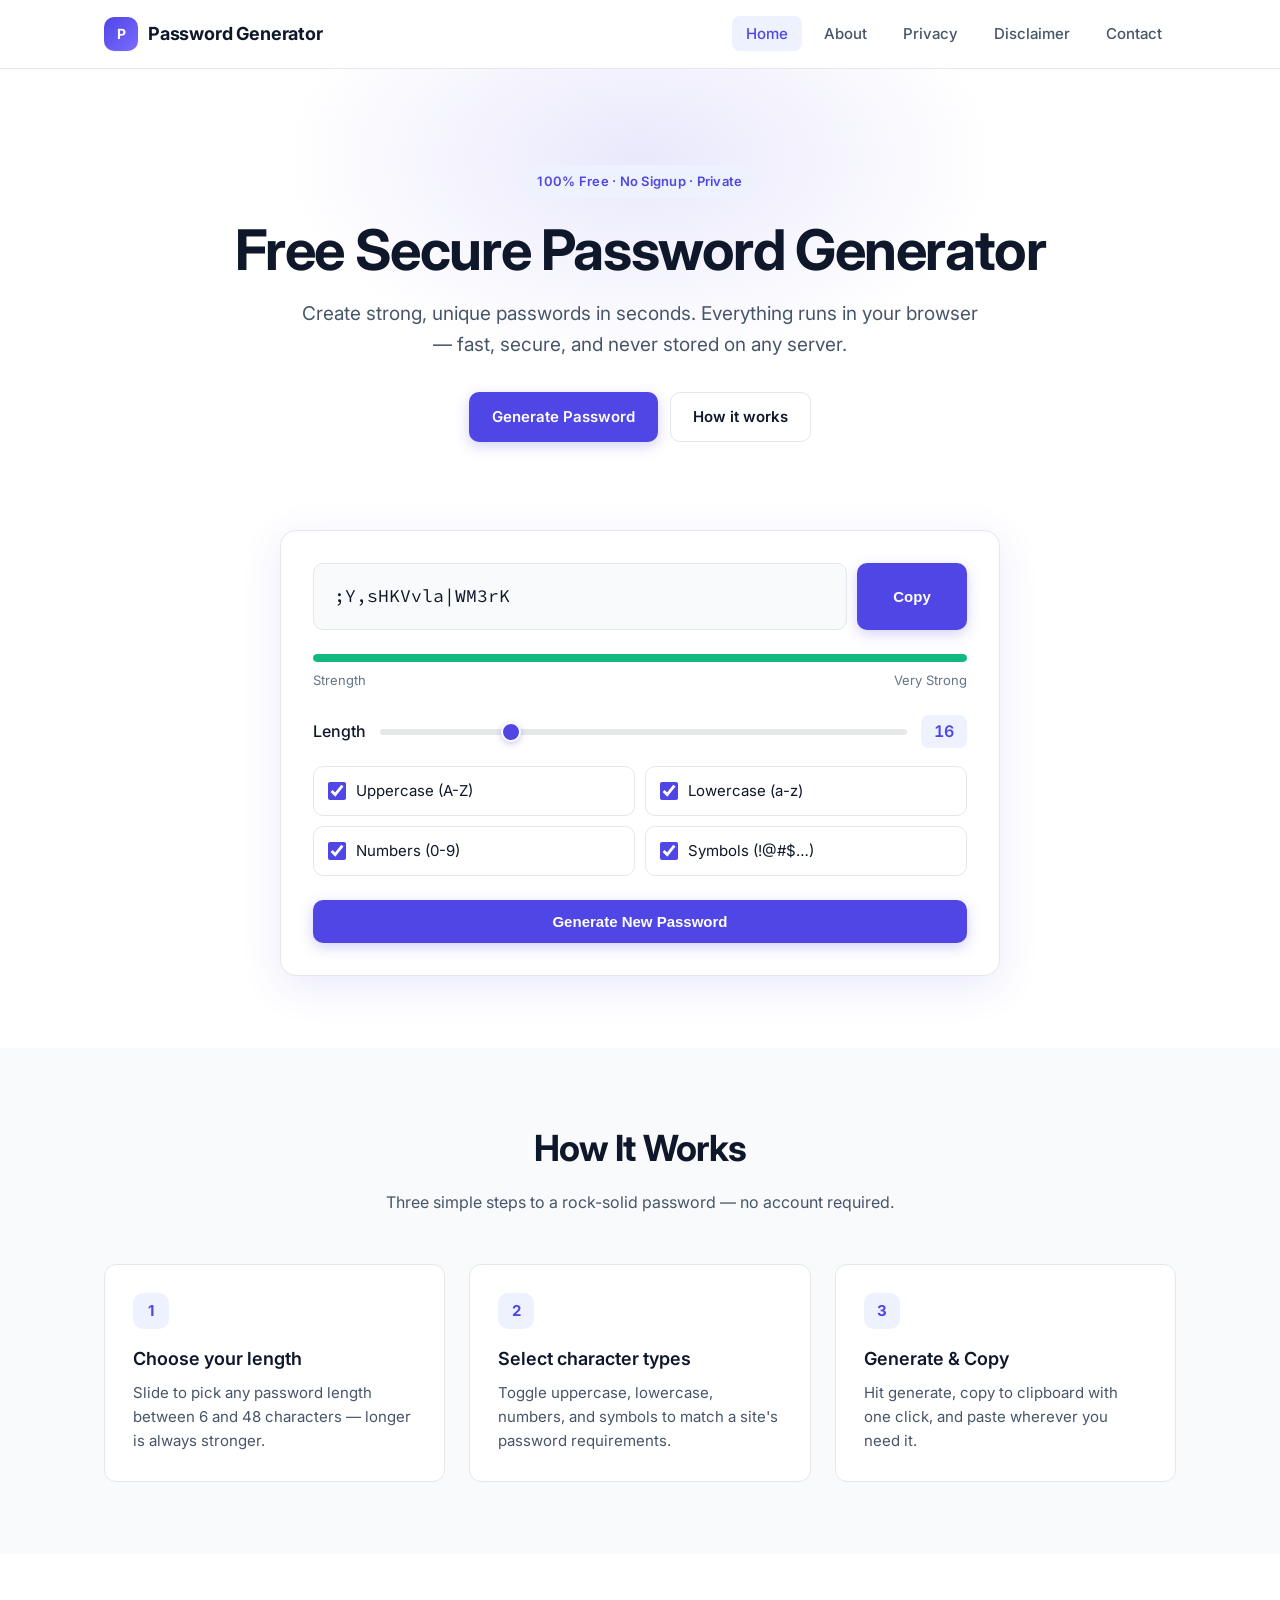
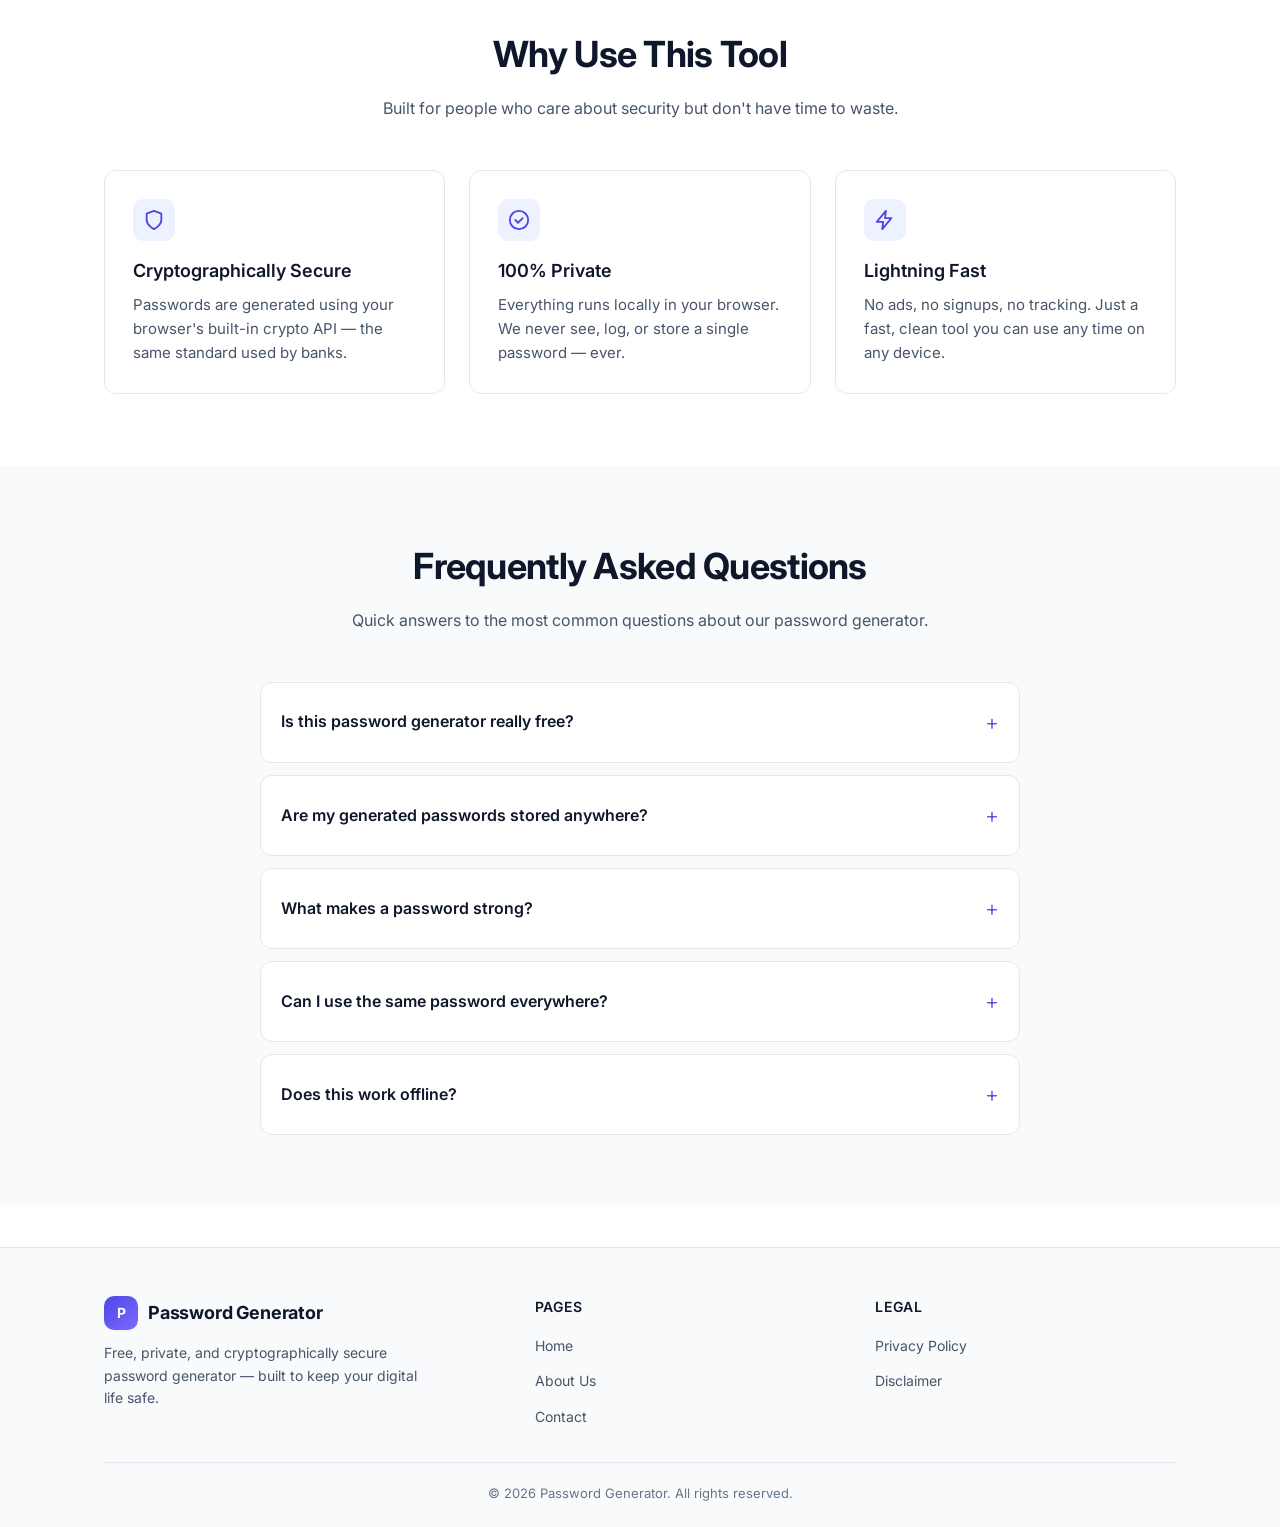
<file: index.html>
<!DOCTYPE html>
<html lang="en">
<head>
  <meta charset="UTF-8" />
  <meta name="viewport" content="width=device-width, initial-scale=1.0" />
  <title>Free Password Generator Tool</title>
  <meta name="description" content="Generate strong, secure, random passwords instantly with our free online Password Generator. Customizable length, symbols, numbers & one-click copy. 100% private." />
  <meta name="keywords" content="password generator, free password generator, strong password, secure password, random password" />
  <meta name="author" content="Password Generator" />
  <meta name="robots" content="index, follow" />
  <meta property="og:title" content="Free Password Generator Tool" />
  <meta property="og:description" content="Generate strong, secure, random passwords instantly. Free, fast, and private." />
  <meta property="og:type" content="website" />
  <link rel="canonical" href="./index.html" />
  <link rel="icon" href="data:image/svg+xml,%3Csvg xmlns='http://www.w3.org/2000/svg' viewBox='0 0 100 100'%3E%3Crect width='100' height='100' rx='22' fill='%234f46e5'/%3E%3Ctext x='50' y='66' font-family='Inter,sans-serif' font-size='58' font-weight='700' text-anchor='middle' fill='white'%3EP%3C/text%3E%3C/svg%3E" />
  <link rel="preconnect" href="https://fonts.googleapis.com" />
  <link rel="preconnect" href="https://fonts.gstatic.com" crossorigin />
  <link href="https://fonts.googleapis.com/css2?family=Inter:wght@400;500;600;700&family=Source+Code+Pro:wght@500&display=swap" rel="stylesheet" />
  <link rel="stylesheet" href="styles.css" />
</head>
<body>

  <header class="site-header">
    <div class="container nav">
      <a href="index.html" class="brand" data-testid="brand-link">
        <span class="brand-logo">P</span>
        <span>Password Generator</span>
      </a>
      <button class="nav-toggle" aria-label="Toggle menu" data-testid="nav-toggle"><span></span></button>
      <ul class="nav-links" data-testid="nav-links">
        <li><a href="index.html" class="active" data-testid="nav-home">Home</a></li>
        <li><a href="about.html" data-testid="nav-about">About</a></li>
        <li><a href="privacy.html" data-testid="nav-privacy">Privacy</a></li>
        <li><a href="disclaimer.html" data-testid="nav-disclaimer">Disclaimer</a></li>
        <li><a href="contact.html" data-testid="nav-contact">Contact</a></li>
      </ul>
    </div>
  </header>

  <main>
    <!-- HERO -->
    <section class="hero">
      <div class="container">
        <span class="eyebrow">100% Free · No Signup · Private</span>
        <h1>Free Secure Password Generator</h1>
        <p class="subhead">Create strong, unique passwords in seconds. Everything runs in your browser — fast, secure, and never stored on any server.</p>
        <div class="hero-cta">
          <a href="#tool" class="btn btn-primary" data-testid="hero-cta">Generate Password</a>
          <a href="#how" class="btn btn-outline" data-testid="hero-learn">How it works</a>
        </div>
      </div>
    </section>

    <!-- TOOL -->
    <section id="tool" style="padding-top: 24px;">
      <div class="container">
        <div class="tool-wrap" data-testid="tool-wrap">

          <div class="output-row">
            <div class="output-box" data-testid="password-output" aria-live="polite">—</div>
            <button class="btn btn-primary copy-btn" data-testid="copy-btn" type="button">Copy</button>
          </div>

          <div class="strength">
            <div class="strength-bar" data-testid="strength-bar"></div>
          </div>
          <div class="strength-label" data-testid="strength-label">
            <span>Strength</span>
            <span data-testid="strength-text">—</span>
          </div>

          <div class="length-row">
            <label for="length">Length</label>
            <input id="length" type="range" min="6" max="48" value="16" data-testid="length-slider" />
            <span class="length-value" data-testid="length-value">16</span>
          </div>

          <div class="options-grid">
            <label class="option">
              <input type="checkbox" checked data-testid="opt-uppercase" /> Uppercase (A-Z)
            </label>
            <label class="option">
              <input type="checkbox" checked data-testid="opt-lowercase" /> Lowercase (a-z)
            </label>
            <label class="option">
              <input type="checkbox" checked data-testid="opt-numbers" /> Numbers (0-9)
            </label>
            <label class="option">
              <input type="checkbox" checked data-testid="opt-symbols" /> Symbols (!@#$…)
            </label>
          </div>

          <button class="btn btn-primary btn-block" data-testid="generate-btn" type="button">Generate New Password</button>
        </div>
      </div>
    </section>

    <!-- HOW IT WORKS -->
    <section id="how" class="section-alt">
      <div class="container">
        <div class="section-head">
          <h2>How It Works</h2>
          <p>Three simple steps to a rock-solid password — no account required.</p>
        </div>
        <div class="grid-3">
          <div class="card">
            <div class="step-num">1</div>
            <h3>Choose your length</h3>
            <p>Slide to pick any password length between 6 and 48 characters — longer is always stronger.</p>
          </div>
          <div class="card">
            <div class="step-num">2</div>
            <h3>Select character types</h3>
            <p>Toggle uppercase, lowercase, numbers, and symbols to match a site's password requirements.</p>
          </div>
          <div class="card">
            <div class="step-num">3</div>
            <h3>Generate & Copy</h3>
            <p>Hit generate, copy to clipboard with one click, and paste wherever you need it.</p>
          </div>
        </div>
      </div>
    </section>

    <!-- WHY -->
    <section id="why">
      <div class="container">
        <div class="section-head">
          <h2>Why Use This Tool</h2>
          <p>Built for people who care about security but don't have time to waste.</p>
        </div>
        <div class="grid-3">
          <div class="card">
            <div class="icon-box">
              <svg width="22" height="22" viewBox="0 0 24 24" fill="none" stroke="currentColor" stroke-width="2" stroke-linecap="round" stroke-linejoin="round"><path d="M12 22s8-4 8-10V5l-8-3-8 3v7c0 6 8 10 8 10z"/></svg>
            </div>
            <h3>Cryptographically Secure</h3>
            <p>Passwords are generated using your browser's built-in crypto API — the same standard used by banks.</p>
          </div>
          <div class="card">
            <div class="icon-box">
              <svg width="22" height="22" viewBox="0 0 24 24" fill="none" stroke="currentColor" stroke-width="2" stroke-linecap="round" stroke-linejoin="round"><circle cx="12" cy="12" r="10"/><path d="M8 12l3 3 5-5"/></svg>
            </div>
            <h3>100% Private</h3>
            <p>Everything runs locally in your browser. We never see, log, or store a single password — ever.</p>
          </div>
          <div class="card">
            <div class="icon-box">
              <svg width="22" height="22" viewBox="0 0 24 24" fill="none" stroke="currentColor" stroke-width="2" stroke-linecap="round" stroke-linejoin="round"><path d="M13 2L3 14h7l-1 8 10-12h-7l1-8z"/></svg>
            </div>
            <h3>Lightning Fast</h3>
            <p>No ads, no signups, no tracking. Just a fast, clean tool you can use any time on any device.</p>
          </div>
        </div>
      </div>
    </section>

    <!-- FAQ -->
    <section id="faq" class="section-alt">
      <div class="container">
        <div class="section-head">
          <h2>Frequently Asked Questions</h2>
          <p>Quick answers to the most common questions about our password generator.</p>
        </div>
        <div class="faq-list">
          <details class="faq-item" data-testid="faq-1">
            <summary>Is this password generator really free?</summary>
            <p>Yes — it is 100% free to use, with no signup, no ads, and no limits on how many passwords you generate.</p>
          </details>
          <details class="faq-item" data-testid="faq-2">
            <summary>Are my generated passwords stored anywhere?</summary>
            <p>No. All password generation happens locally in your browser using the Web Crypto API. Nothing is ever sent to our servers.</p>
          </details>
          <details class="faq-item" data-testid="faq-3">
            <summary>What makes a password strong?</summary>
            <p>A strong password is long (16+ characters), uses a mix of uppercase, lowercase, numbers, and symbols, and is unique to each account. Our tool makes generating one effortless.</p>
          </details>
          <details class="faq-item" data-testid="faq-4">
            <summary>Can I use the same password everywhere?</summary>
            <p>No — please don't. Reusing passwords means one data breach can compromise all your accounts. Use a unique password per service, and consider a password manager.</p>
          </details>
          <details class="faq-item" data-testid="faq-5">
            <summary>Does this work offline?</summary>
            <p>Once the page is loaded, yes. All generation logic lives in the browser, so it continues to work even without an internet connection.</p>
          </details>
        </div>
      </div>
    </section>
  </main>

  <!-- FOOTER -->
  <footer class="site-footer">
    <div class="container">
      <div class="footer-grid">
        <div class="footer-about">
          <div class="brand">
            <span class="brand-logo">P</span>
            <span>Password Generator</span>
          </div>
          <p>Free, private, and cryptographically secure password generator — built to keep your digital life safe.</p>
        </div>
        <div>
          <h4>Pages</h4>
          <ul>
            <li><a href="index.html">Home</a></li>
            <li><a href="about.html">About Us</a></li>
            <li><a href="contact.html">Contact</a></li>
          </ul>
        </div>
        <div>
          <h4>Legal</h4>
          <ul>
            <li><a href="privacy.html">Privacy Policy</a></li>
            <li><a href="disclaimer.html">Disclaimer</a></li>
          </ul>
        </div>
      </div>
      <div class="footer-bottom">
        © <span data-testid="current-year">2025</span> Password Generator. All rights reserved.
      </div>
    </div>
  </footer>

  <div class="toast" data-testid="toast" role="status" aria-live="polite"></div>

  <script src="script.js"></script>
</body>
</html>
</file>
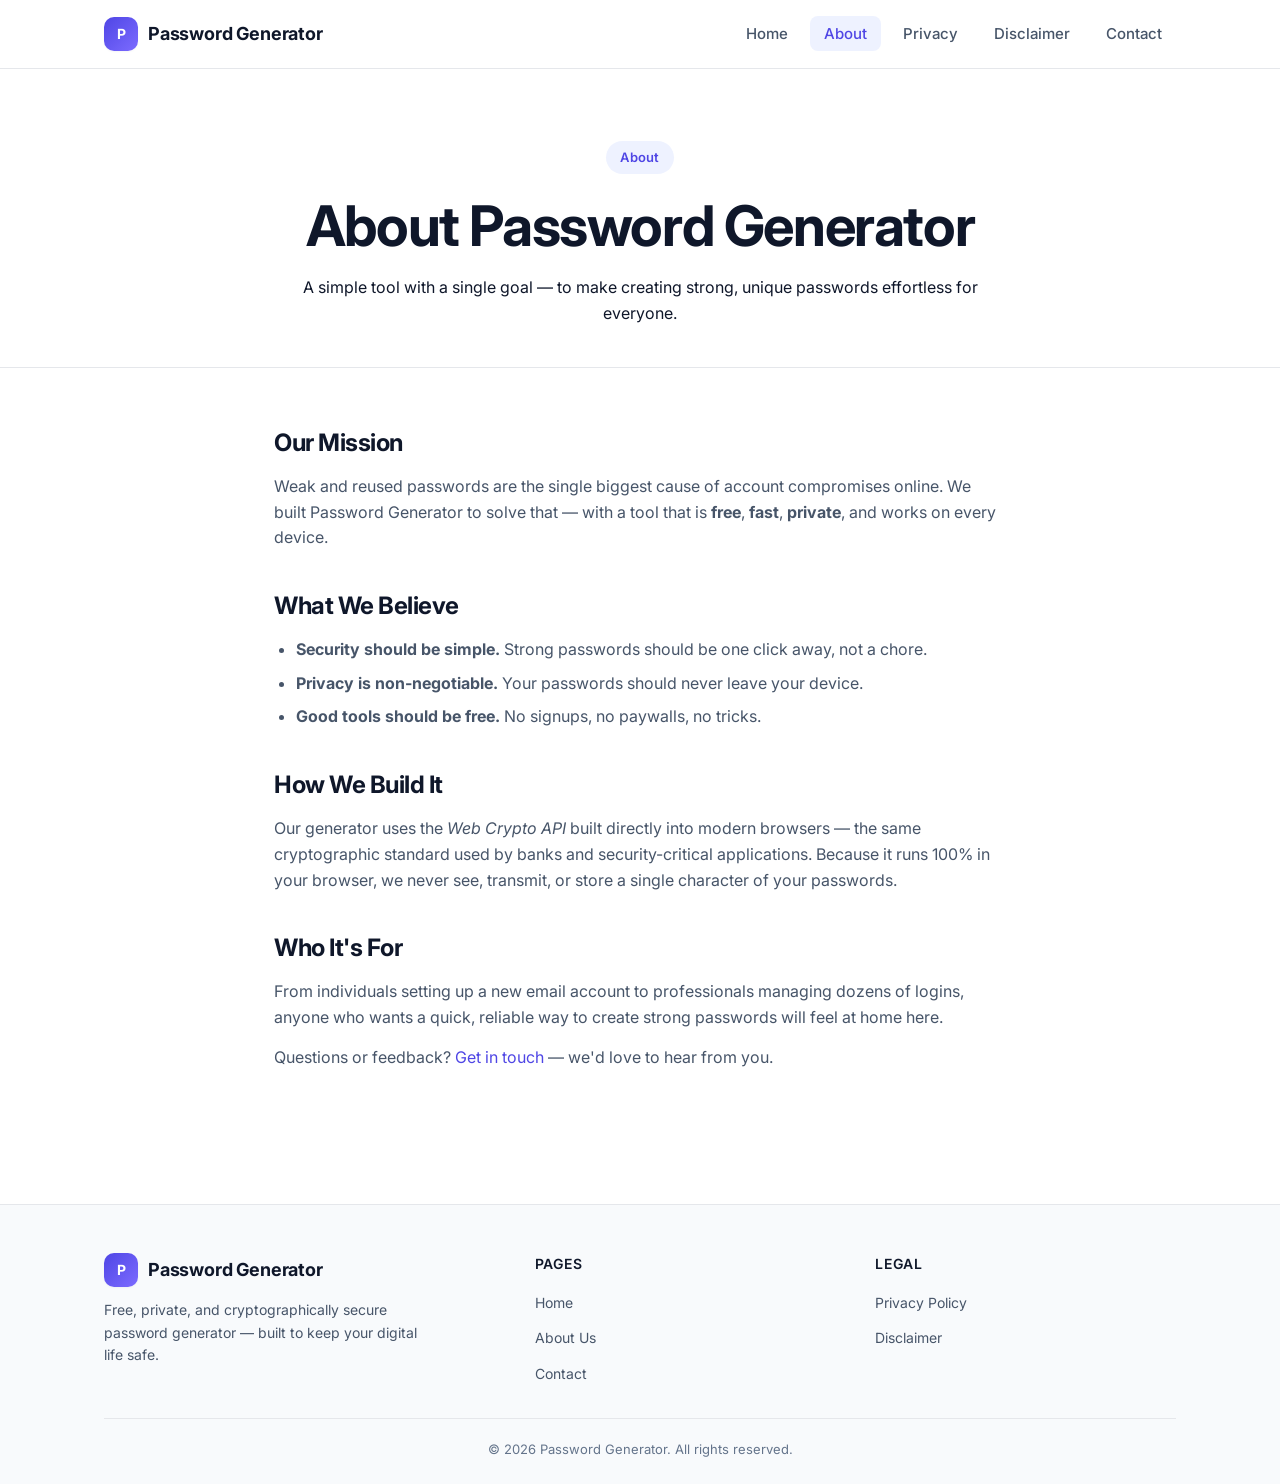
<file: about.html>
<!DOCTYPE html>
<html lang="en">
<head>
  <meta charset="UTF-8" />
  <meta name="viewport" content="width=device-width, initial-scale=1.0" />
  <title>About Us — Password Generator</title>
  <meta name="description" content="Learn about our mission to provide a free, private, and secure password generator for everyone." />
  <link rel="icon" href="data:image/svg+xml,%3Csvg xmlns='http://www.w3.org/2000/svg' viewBox='0 0 100 100'%3E%3Crect width='100' height='100' rx='22' fill='%234f46e5'/%3E%3Ctext x='50' y='66' font-family='Inter,sans-serif' font-size='58' font-weight='700' text-anchor='middle' fill='white'%3EP%3C/text%3E%3C/svg%3E" />
  <link rel="preconnect" href="https://fonts.googleapis.com" />
  <link rel="preconnect" href="https://fonts.gstatic.com" crossorigin />
  <link href="https://fonts.googleapis.com/css2?family=Inter:wght@400;500;600;700&family=Source+Code+Pro:wght@500&display=swap" rel="stylesheet" />
  <link rel="stylesheet" href="styles.css" />
</head>
<body>
  <header class="site-header">
    <div class="container nav">
      <a href="index.html" class="brand">
        <span class="brand-logo">P</span>
        <span>Password Generator</span>
      </a>
      <button class="nav-toggle" aria-label="Toggle menu" data-testid="nav-toggle"><span></span></button>
      <ul class="nav-links" data-testid="nav-links">
        <li><a href="index.html" data-testid="nav-home">Home</a></li>
        <li><a href="about.html" class="active" data-testid="nav-about">About</a></li>
        <li><a href="privacy.html" data-testid="nav-privacy">Privacy</a></li>
        <li><a href="disclaimer.html" data-testid="nav-disclaimer">Disclaimer</a></li>
        <li><a href="contact.html" data-testid="nav-contact">Contact</a></li>
      </ul>
    </div>
  </header>

  <section class="page-hero">
    <div class="container">
      <span class="eyebrow">About</span>
      <h1>About Password Generator</h1>
      <p class="subhead" style="max-width:680px;margin:16px auto 0;">A simple tool with a single goal — to make creating strong, unique passwords effortless for everyone.</p>
    </div>
  </section>

  <section class="page-content">
    <div class="container prose">
      <h2>Our Mission</h2>
      <p>
        Weak and reused passwords are the single biggest cause of account compromises online.
        We built Password Generator to solve that — with a tool that is <strong>free</strong>,
        <strong>fast</strong>, <strong>private</strong>, and works on every device.
      </p>

      <h2>What We Believe</h2>
      <ul>
        <li><strong>Security should be simple.</strong> Strong passwords should be one click away, not a chore.</li>
        <li><strong>Privacy is non-negotiable.</strong> Your passwords should never leave your device.</li>
        <li><strong>Good tools should be free.</strong> No signups, no paywalls, no tricks.</li>
      </ul>

      <h2>How We Build It</h2>
      <p>
        Our generator uses the <em>Web Crypto API</em> built directly into modern browsers — the same
        cryptographic standard used by banks and security-critical applications. Because it runs
        100% in your browser, we never see, transmit, or store a single character of your passwords.
      </p>

      <h2>Who It's For</h2>
      <p>
        From individuals setting up a new email account to professionals managing dozens of logins,
        anyone who wants a quick, reliable way to create strong passwords will feel at home here.
      </p>

      <p class="meta">Questions or feedback? <a href="contact.html">Get in touch</a> — we'd love to hear from you.</p>
    </div>
  </section>

  <footer class="site-footer">
    <div class="container">
      <div class="footer-grid">
        <div class="footer-about">
          <div class="brand"><span class="brand-logo">P</span><span>Password Generator</span></div>
          <p>Free, private, and cryptographically secure password generator — built to keep your digital life safe.</p>
        </div>
        <div>
          <h4>Pages</h4>
          <ul>
            <li><a href="index.html">Home</a></li>
            <li><a href="about.html">About Us</a></li>
            <li><a href="contact.html">Contact</a></li>
          </ul>
        </div>
        <div>
          <h4>Legal</h4>
          <ul>
            <li><a href="privacy.html">Privacy Policy</a></li>
            <li><a href="disclaimer.html">Disclaimer</a></li>
          </ul>
        </div>
      </div>
      <div class="footer-bottom">© <span data-testid="current-year">2025</span> Password Generator. All rights reserved.</div>
    </div>
  </footer>

  <script src="script.js"></script>
</body>
</html>
</file>
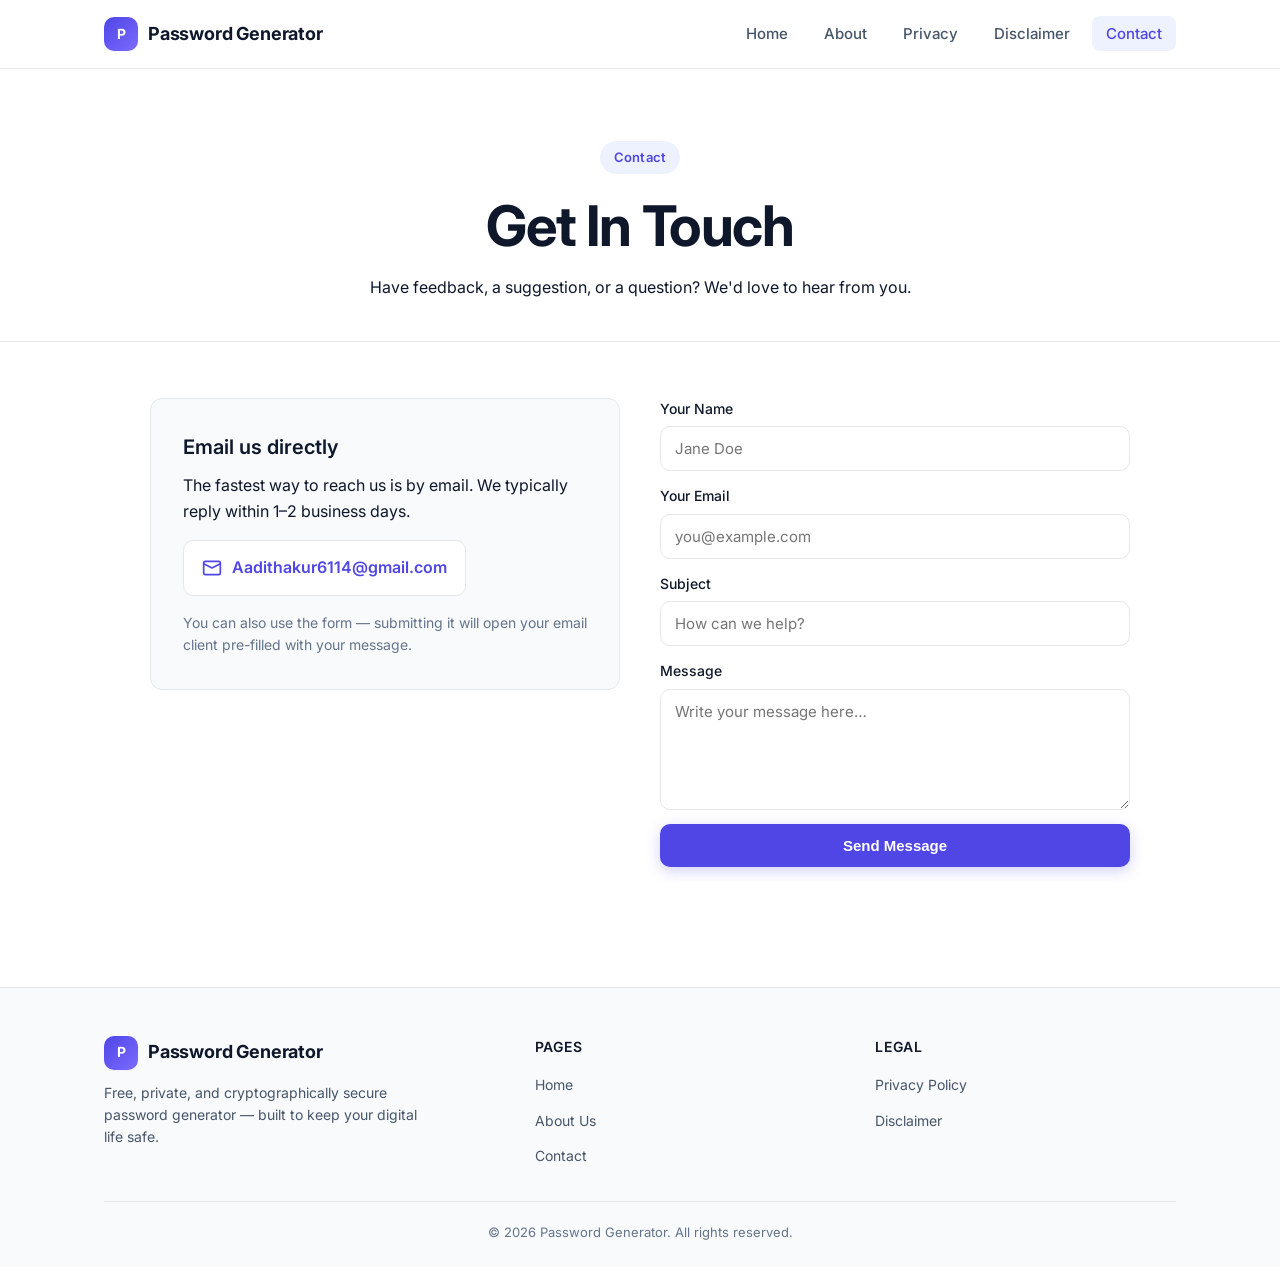
<file: contact.html>
<!DOCTYPE html>
<html lang="en">
<head>
  <meta charset="UTF-8" />
  <meta name="viewport" content="width=device-width, initial-scale=1.0" />
  <title>Contact Us — Password Generator</title>
  <meta name="description" content="Get in touch with Password Generator. Email us with feedback, questions, or suggestions." />
  <link rel="icon" href="data:image/svg+xml,%3Csvg xmlns='http://www.w3.org/2000/svg' viewBox='0 0 100 100'%3E%3Crect width='100' height='100' rx='22' fill='%234f46e5'/%3E%3Ctext x='50' y='66' font-family='Inter,sans-serif' font-size='58' font-weight='700' text-anchor='middle' fill='white'%3EP%3C/text%3E%3C/svg%3E" />
  <link rel="preconnect" href="https://fonts.googleapis.com" />
  <link rel="preconnect" href="https://fonts.gstatic.com" crossorigin />
  <link href="https://fonts.googleapis.com/css2?family=Inter:wght@400;500;600;700&family=Source+Code+Pro:wght@500&display=swap" rel="stylesheet" />
  <link rel="stylesheet" href="styles.css" />
</head>
<body>
  <header class="site-header">
    <div class="container nav">
      <a href="index.html" class="brand"><span class="brand-logo">P</span><span>Password Generator</span></a>
      <button class="nav-toggle" aria-label="Toggle menu" data-testid="nav-toggle"><span></span></button>
      <ul class="nav-links" data-testid="nav-links">
        <li><a href="index.html" data-testid="nav-home">Home</a></li>
        <li><a href="about.html" data-testid="nav-about">About</a></li>
        <li><a href="privacy.html" data-testid="nav-privacy">Privacy</a></li>
        <li><a href="disclaimer.html" data-testid="nav-disclaimer">Disclaimer</a></li>
        <li><a href="contact.html" class="active" data-testid="nav-contact">Contact</a></li>
      </ul>
    </div>
  </header>

  <section class="page-hero">
    <div class="container">
      <span class="eyebrow">Contact</span>
      <h1>Get In Touch</h1>
      <p class="subhead" style="max-width:620px;margin:16px auto 0;">Have feedback, a suggestion, or a question? We'd love to hear from you.</p>
    </div>
  </section>

  <section class="page-content">
    <div class="container">
      <div class="contact-grid">

        <div class="contact-info">
          <h3>Email us directly</h3>
          <p>The fastest way to reach us is by email. We typically reply within 1–2 business days.</p>
          <a class="email-link" href="mailto:Aadithakur6114@gmail.com" data-testid="contact-email">
            <svg width="20" height="20" viewBox="0 0 24 24" fill="none" stroke="currentColor" stroke-width="2" stroke-linecap="round" stroke-linejoin="round"><rect x="2" y="4" width="20" height="16" rx="2"/><path d="m22 7-10 5L2 7"/></svg>
            Aadithakur6114@gmail.com
          </a>
          <p class="meta">
            You can also use the form — submitting it will open your email client pre-filled with your message.
          </p>
        </div>

        <form class="contact-form" data-testid="contact-form" novalidate>
          <div class="form-row">
            <label for="c-name">Your Name</label>
            <input id="c-name" name="name" type="text" placeholder="Jane Doe" required data-testid="contact-name" />
          </div>
          <div class="form-row">
            <label for="c-email">Your Email</label>
            <input id="c-email" name="email" type="email" placeholder="you@example.com" required data-testid="contact-email-input" />
          </div>
          <div class="form-row">
            <label for="c-subject">Subject</label>
            <input id="c-subject" name="subject" type="text" placeholder="How can we help?" data-testid="contact-subject" />
          </div>
          <div class="form-row">
            <label for="c-message">Message</label>
            <textarea id="c-message" name="message" rows="5" placeholder="Write your message here…" required data-testid="contact-message"></textarea>
          </div>
          <button type="submit" class="btn btn-primary" data-testid="contact-submit">Send Message</button>
        </form>

      </div>
    </div>
  </section>

  <footer class="site-footer">
    <div class="container">
      <div class="footer-grid">
        <div class="footer-about">
          <div class="brand"><span class="brand-logo">P</span><span>Password Generator</span></div>
          <p>Free, private, and cryptographically secure password generator — built to keep your digital life safe.</p>
        </div>
        <div>
          <h4>Pages</h4>
          <ul>
            <li><a href="index.html">Home</a></li>
            <li><a href="about.html">About Us</a></li>
            <li><a href="contact.html">Contact</a></li>
          </ul>
        </div>
        <div>
          <h4>Legal</h4>
          <ul>
            <li><a href="privacy.html">Privacy Policy</a></li>
            <li><a href="disclaimer.html">Disclaimer</a></li>
          </ul>
        </div>
      </div>
      <div class="footer-bottom">© <span data-testid="current-year">2025</span> Password Generator. All rights reserved.</div>
    </div>
  </footer>

  <script src="script.js"></script>
</body>
</html>
</file>
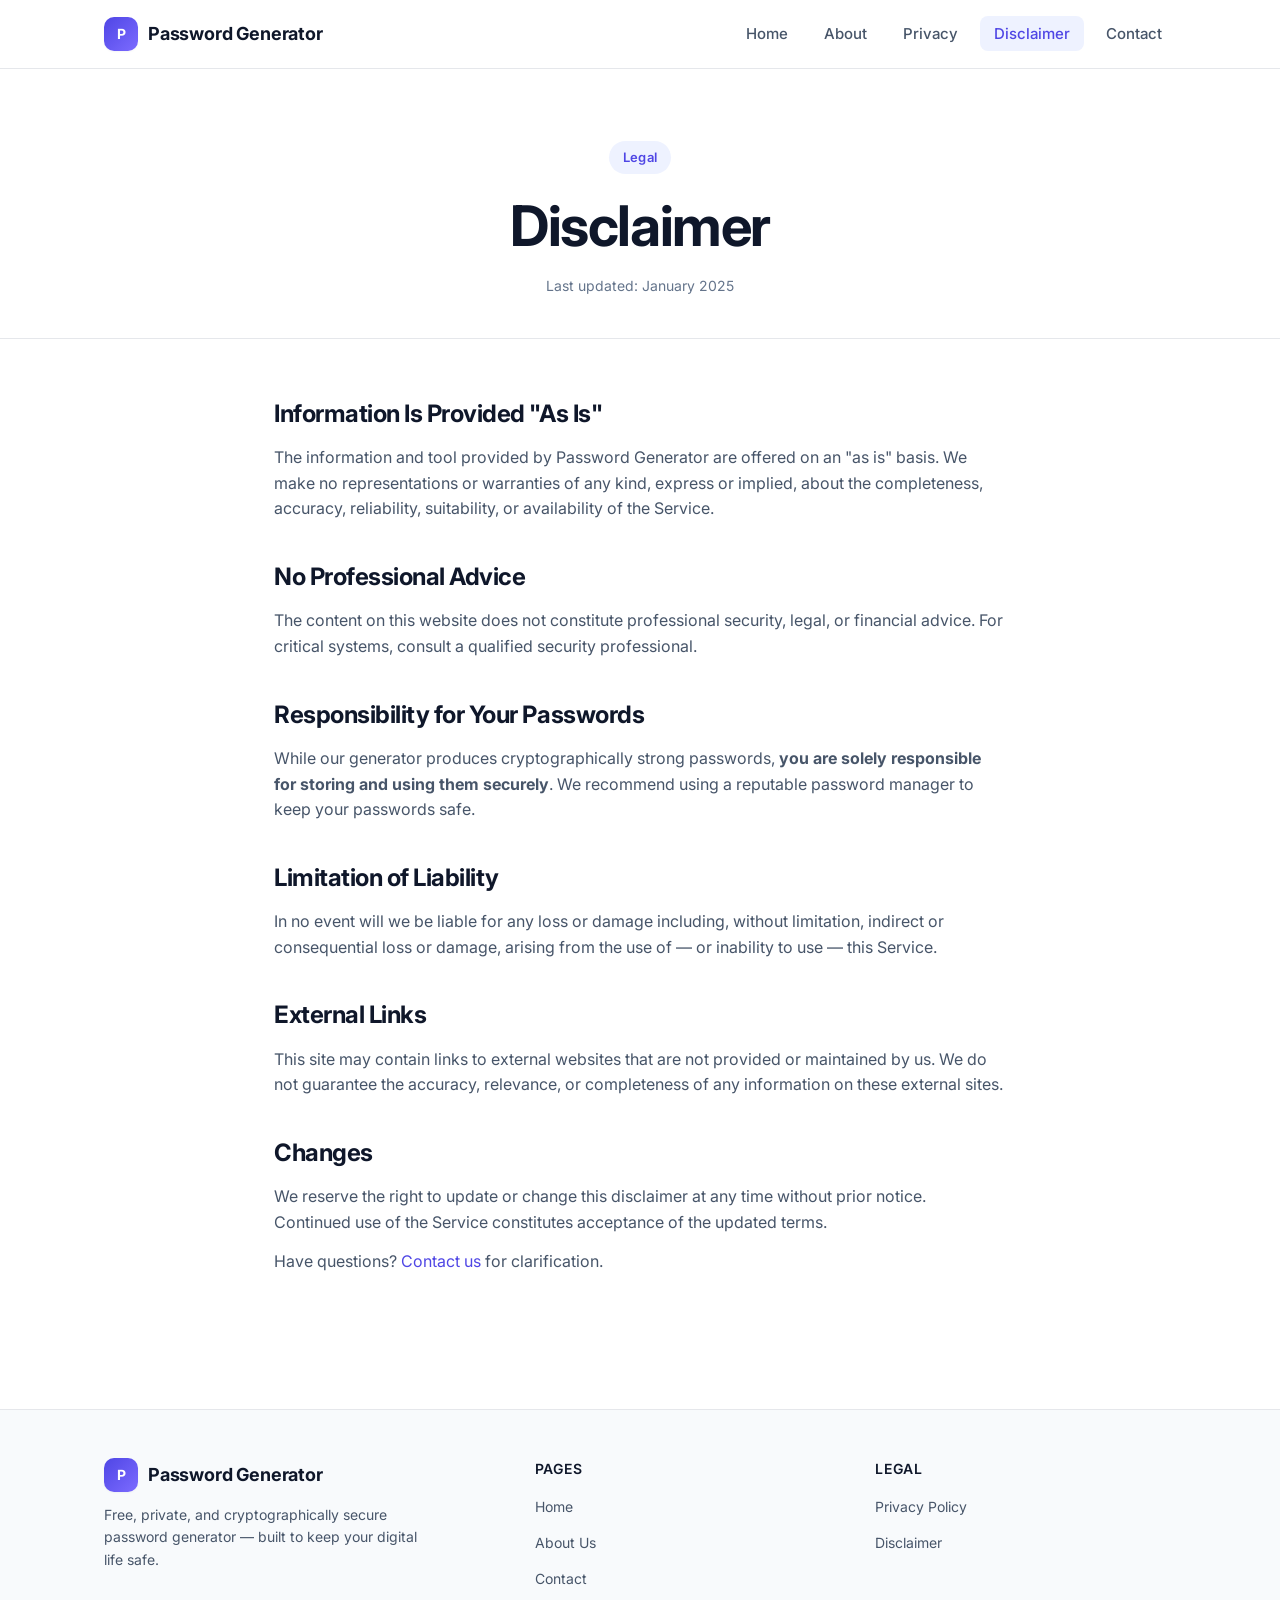
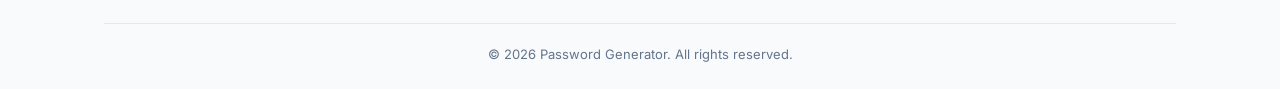
<file: disclaimer.html>
<!DOCTYPE html>
<html lang="en">
<head>
  <meta charset="UTF-8" />
  <meta name="viewport" content="width=device-width, initial-scale=1.0" />
  <title>Disclaimer — Password Generator</title>
  <meta name="description" content="Read the disclaimer for Password Generator. Understand how and when to use our free password tool." />
  <link rel="icon" href="data:image/svg+xml,%3Csvg xmlns='http://www.w3.org/2000/svg' viewBox='0 0 100 100'%3E%3Crect width='100' height='100' rx='22' fill='%234f46e5'/%3E%3Ctext x='50' y='66' font-family='Inter,sans-serif' font-size='58' font-weight='700' text-anchor='middle' fill='white'%3EP%3C/text%3E%3C/svg%3E" />
  <link rel="preconnect" href="https://fonts.googleapis.com" />
  <link rel="preconnect" href="https://fonts.gstatic.com" crossorigin />
  <link href="https://fonts.googleapis.com/css2?family=Inter:wght@400;500;600;700&family=Source+Code+Pro:wght@500&display=swap" rel="stylesheet" />
  <link rel="stylesheet" href="styles.css" />
</head>
<body>
  <header class="site-header">
    <div class="container nav">
      <a href="index.html" class="brand"><span class="brand-logo">P</span><span>Password Generator</span></a>
      <button class="nav-toggle" aria-label="Toggle menu" data-testid="nav-toggle"><span></span></button>
      <ul class="nav-links" data-testid="nav-links">
        <li><a href="index.html" data-testid="nav-home">Home</a></li>
        <li><a href="about.html" data-testid="nav-about">About</a></li>
        <li><a href="privacy.html" data-testid="nav-privacy">Privacy</a></li>
        <li><a href="disclaimer.html" class="active" data-testid="nav-disclaimer">Disclaimer</a></li>
        <li><a href="contact.html" data-testid="nav-contact">Contact</a></li>
      </ul>
    </div>
  </header>

  <section class="page-hero">
    <div class="container">
      <span class="eyebrow">Legal</span>
      <h1>Disclaimer</h1>
      <p class="meta" style="margin-top:12px;">Last updated: January 2025</p>
    </div>
  </section>

  <section class="page-content">
    <div class="container prose">
      <h2>Information Is Provided "As Is"</h2>
      <p>
        The information and tool provided by Password Generator are offered on an "as is" basis.
        We make no representations or warranties of any kind, express or implied, about the
        completeness, accuracy, reliability, suitability, or availability of the Service.
      </p>

      <h2>No Professional Advice</h2>
      <p>
        The content on this website does not constitute professional security, legal, or financial
        advice. For critical systems, consult a qualified security professional.
      </p>

      <h2>Responsibility for Your Passwords</h2>
      <p>
        While our generator produces cryptographically strong passwords, <strong>you are solely
        responsible for storing and using them securely</strong>. We recommend using a reputable
        password manager to keep your passwords safe.
      </p>

      <h2>Limitation of Liability</h2>
      <p>
        In no event will we be liable for any loss or damage including, without limitation,
        indirect or consequential loss or damage, arising from the use of — or inability to use —
        this Service.
      </p>

      <h2>External Links</h2>
      <p>
        This site may contain links to external websites that are not provided or maintained by us.
        We do not guarantee the accuracy, relevance, or completeness of any information on these
        external sites.
      </p>

      <h2>Changes</h2>
      <p>
        We reserve the right to update or change this disclaimer at any time without prior notice.
        Continued use of the Service constitutes acceptance of the updated terms.
      </p>

      <p class="meta">Have questions? <a href="contact.html">Contact us</a> for clarification.</p>
    </div>
  </section>

  <footer class="site-footer">
    <div class="container">
      <div class="footer-grid">
        <div class="footer-about">
          <div class="brand"><span class="brand-logo">P</span><span>Password Generator</span></div>
          <p>Free, private, and cryptographically secure password generator — built to keep your digital life safe.</p>
        </div>
        <div>
          <h4>Pages</h4>
          <ul>
            <li><a href="index.html">Home</a></li>
            <li><a href="about.html">About Us</a></li>
            <li><a href="contact.html">Contact</a></li>
          </ul>
        </div>
        <div>
          <h4>Legal</h4>
          <ul>
            <li><a href="privacy.html">Privacy Policy</a></li>
            <li><a href="disclaimer.html">Disclaimer</a></li>
          </ul>
        </div>
      </div>
      <div class="footer-bottom">© <span data-testid="current-year">2025</span> Password Generator. All rights reserved.</div>
    </div>
  </footer>

  <script src="script.js"></script>
</body>
</html>
</file>
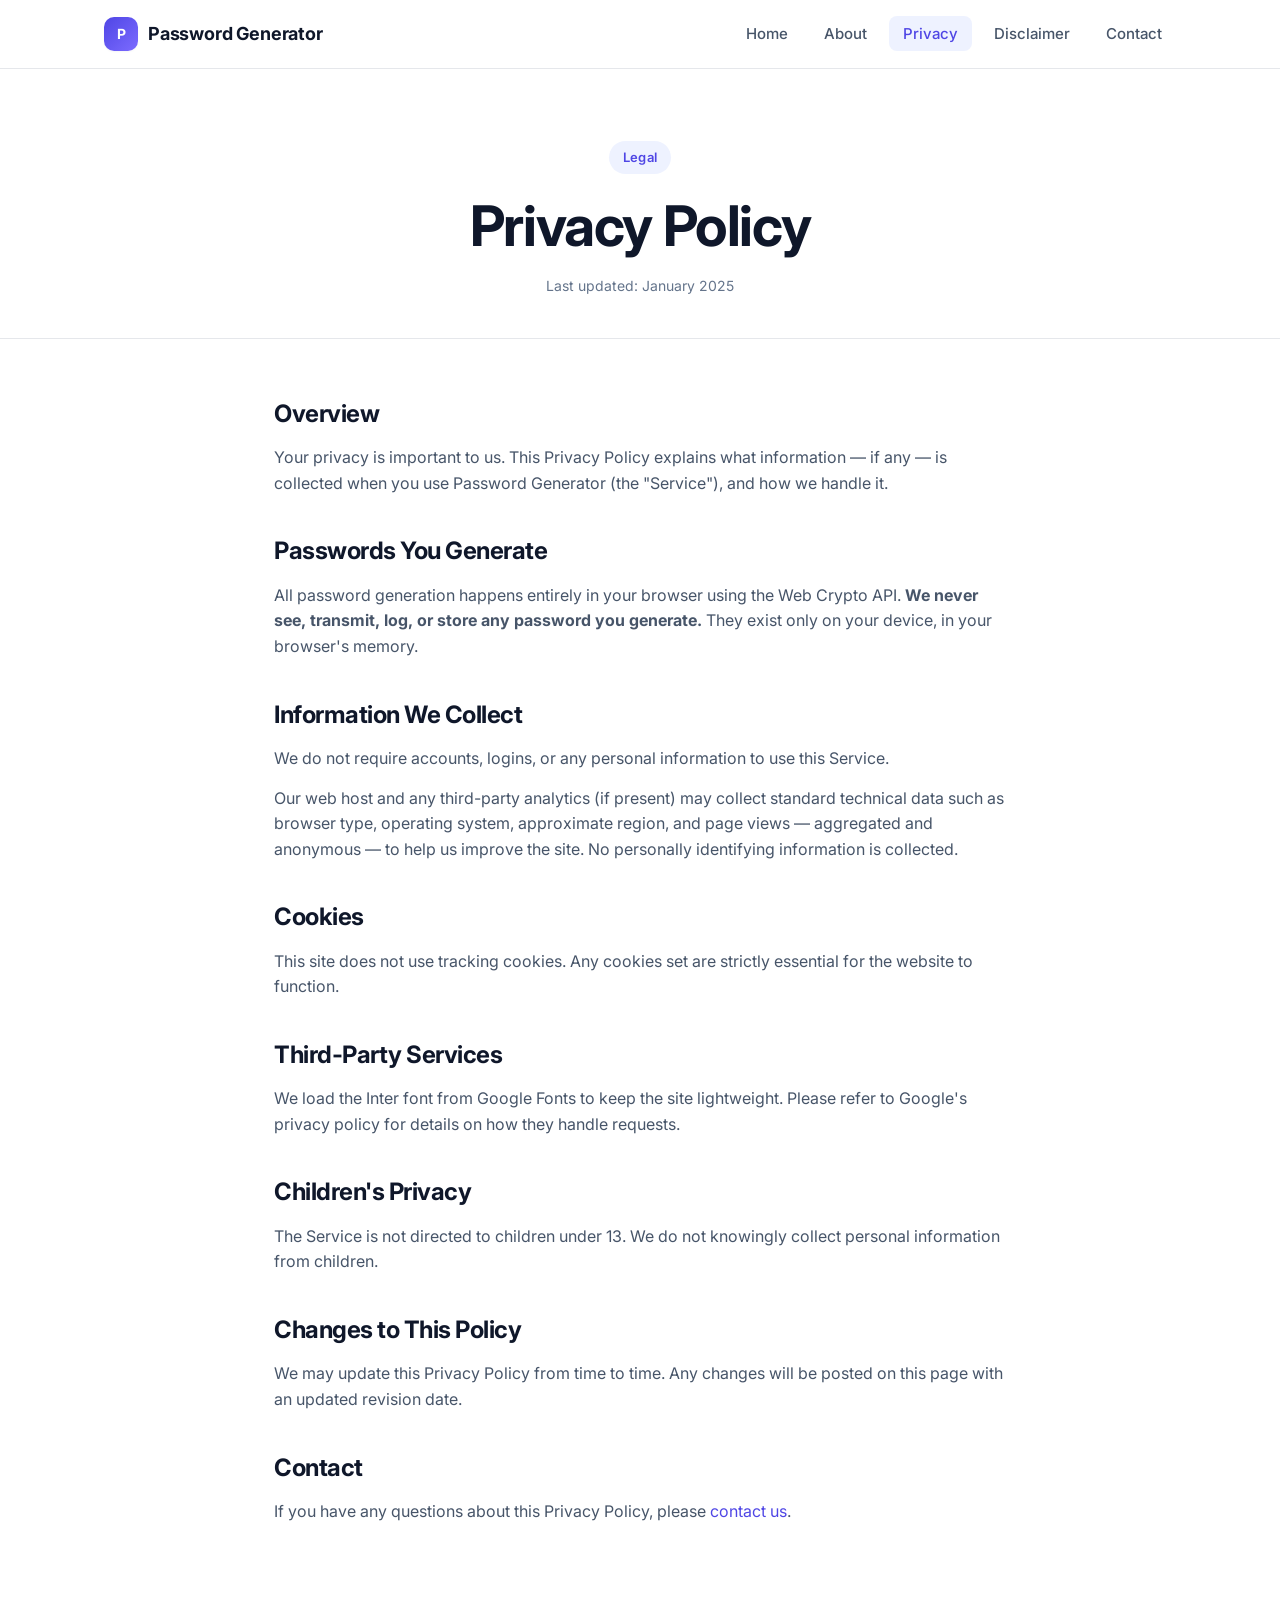
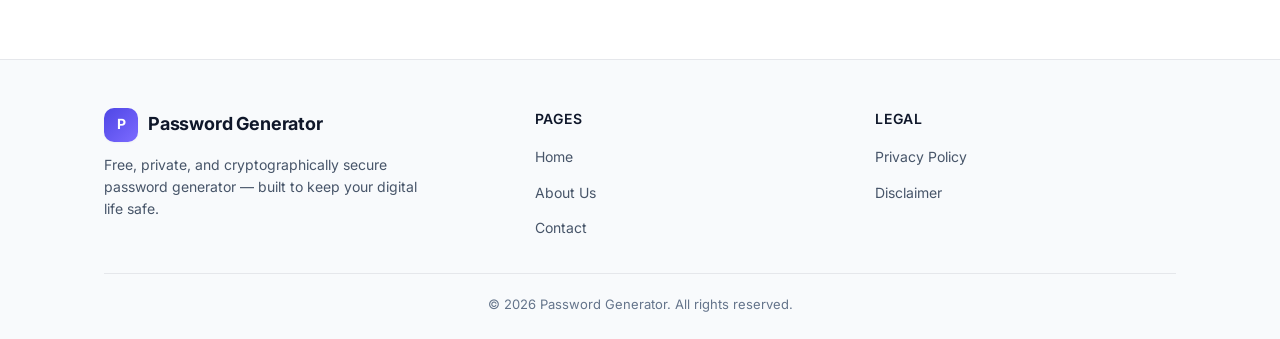
<file: privacy.html>
<!DOCTYPE html>
<html lang="en">
<head>
  <meta charset="UTF-8" />
  <meta name="viewport" content="width=device-width, initial-scale=1.0" />
  <title>Privacy Policy — Password Generator</title>
  <meta name="description" content="Read our privacy policy to understand how we protect your privacy — spoiler: we don't collect passwords or track you." />
  <link rel="icon" href="data:image/svg+xml,%3Csvg xmlns='http://www.w3.org/2000/svg' viewBox='0 0 100 100'%3E%3Crect width='100' height='100' rx='22' fill='%234f46e5'/%3E%3Ctext x='50' y='66' font-family='Inter,sans-serif' font-size='58' font-weight='700' text-anchor='middle' fill='white'%3EP%3C/text%3E%3C/svg%3E" />
  <link rel="preconnect" href="https://fonts.googleapis.com" />
  <link rel="preconnect" href="https://fonts.gstatic.com" crossorigin />
  <link href="https://fonts.googleapis.com/css2?family=Inter:wght@400;500;600;700&family=Source+Code+Pro:wght@500&display=swap" rel="stylesheet" />
  <link rel="stylesheet" href="styles.css" />
</head>
<body>
  <header class="site-header">
    <div class="container nav">
      <a href="index.html" class="brand"><span class="brand-logo">P</span><span>Password Generator</span></a>
      <button class="nav-toggle" aria-label="Toggle menu" data-testid="nav-toggle"><span></span></button>
      <ul class="nav-links" data-testid="nav-links">
        <li><a href="index.html" data-testid="nav-home">Home</a></li>
        <li><a href="about.html" data-testid="nav-about">About</a></li>
        <li><a href="privacy.html" class="active" data-testid="nav-privacy">Privacy</a></li>
        <li><a href="disclaimer.html" data-testid="nav-disclaimer">Disclaimer</a></li>
        <li><a href="contact.html" data-testid="nav-contact">Contact</a></li>
      </ul>
    </div>
  </header>

  <section class="page-hero">
    <div class="container">
      <span class="eyebrow">Legal</span>
      <h1>Privacy Policy</h1>
      <p class="meta" style="margin-top:12px;">Last updated: January 2025</p>
    </div>
  </section>

  <section class="page-content">
    <div class="container prose">
      <h2>Overview</h2>
      <p>
        Your privacy is important to us. This Privacy Policy explains what information — if any —
        is collected when you use Password Generator (the "Service"), and how we handle it.
      </p>

      <h2>Passwords You Generate</h2>
      <p>
        All password generation happens entirely in your browser using the Web Crypto API.
        <strong>We never see, transmit, log, or store any password you generate.</strong> They exist
        only on your device, in your browser's memory.
      </p>

      <h2>Information We Collect</h2>
      <p>We do not require accounts, logins, or any personal information to use this Service.</p>
      <p>
        Our web host and any third-party analytics (if present) may collect standard technical data such as
        browser type, operating system, approximate region, and page views — aggregated and anonymous —
        to help us improve the site. No personally identifying information is collected.
      </p>

      <h2>Cookies</h2>
      <p>
        This site does not use tracking cookies. Any cookies set are strictly essential for the
        website to function.
      </p>

      <h2>Third-Party Services</h2>
      <p>
        We load the Inter font from Google Fonts to keep the site lightweight. Please refer to
        Google's privacy policy for details on how they handle requests.
      </p>

      <h2>Children's Privacy</h2>
      <p>
        The Service is not directed to children under 13. We do not knowingly collect personal
        information from children.
      </p>

      <h2>Changes to This Policy</h2>
      <p>
        We may update this Privacy Policy from time to time. Any changes will be posted on this
        page with an updated revision date.
      </p>

      <h2>Contact</h2>
      <p>
        If you have any questions about this Privacy Policy, please
        <a href="contact.html">contact us</a>.
      </p>
    </div>
  </section>

  <footer class="site-footer">
    <div class="container">
      <div class="footer-grid">
        <div class="footer-about">
          <div class="brand"><span class="brand-logo">P</span><span>Password Generator</span></div>
          <p>Free, private, and cryptographically secure password generator — built to keep your digital life safe.</p>
        </div>
        <div>
          <h4>Pages</h4>
          <ul>
            <li><a href="index.html">Home</a></li>
            <li><a href="about.html">About Us</a></li>
            <li><a href="contact.html">Contact</a></li>
          </ul>
        </div>
        <div>
          <h4>Legal</h4>
          <ul>
            <li><a href="privacy.html">Privacy Policy</a></li>
            <li><a href="disclaimer.html">Disclaimer</a></li>
          </ul>
        </div>
      </div>
      <div class="footer-bottom">© <span data-testid="current-year">2025</span> Password Generator. All rights reserved.</div>
    </div>
  </footer>

  <script src="script.js"></script>
</body>
</html>
</file>
<file: styles.css>
/* ==========================================================
   Password Generator — Global Styles
   Clean, minimal, modern white UI with soft indigo accent
   ========================================================== */

:root {
  --bg: #ffffff;
  --surface: #ffffff;
  --surface-alt: #f8fafc;
  --border: #e5e7eb;
  --text: #0f172a;
  --text-muted: #475569;
  --text-soft: #64748b;
  --accent: #4f46e5;
  --accent-hover: #4338ca;
  --accent-soft: #eef2ff;
  --success: #10b981;
  --danger: #ef4444;
  --radius-sm: 8px;
  --radius: 12px;
  --radius-lg: 16px;
  --shadow-sm: 0 1px 2px rgba(15, 23, 42, 0.04);
  --shadow: 0 4px 20px rgba(15, 23, 42, 0.06);
  --shadow-lg: 0 10px 40px rgba(79, 70, 229, 0.12);
  --max-w: 1120px;
  --font: 'Inter', -apple-system, BlinkMacSystemFont, 'Segoe UI', Roboto, sans-serif;
}

* {
  box-sizing: border-box;
  margin: 0;
  padding: 0;
}

html {
  scroll-behavior: smooth;
}

body {
  font-family: var(--font);
  font-size: 16px;
  line-height: 1.6;
  color: var(--text);
  background: var(--bg);
  -webkit-font-smoothing: antialiased;
  -moz-osx-font-smoothing: grayscale;
}

img { max-width: 100%; display: block; }

a {
  color: var(--accent);
  text-decoration: none;
  transition: color 0.2s ease;
}

a:hover { color: var(--accent-hover); }

.container {
  max-width: var(--max-w);
  margin: 0 auto;
  padding: 0 24px;
}

/* ---------- Header / Navbar ---------- */
.site-header {
  position: sticky;
  top: 0;
  z-index: 50;
  background: rgba(255, 255, 255, 0.85);
  backdrop-filter: saturate(180%) blur(12px);
  -webkit-backdrop-filter: saturate(180%) blur(12px);
  border-bottom: 1px solid var(--border);
}

.nav {
  display: flex;
  align-items: center;
  justify-content: space-between;
  height: 68px;
}

.brand {
  display: flex;
  align-items: center;
  gap: 10px;
  font-weight: 700;
  font-size: 18px;
  color: var(--text);
  letter-spacing: -0.01em;
}

.brand-logo {
  width: 34px;
  height: 34px;
  border-radius: 10px;
  background: linear-gradient(135deg, var(--accent), #7c6bff);
  display: grid;
  place-items: center;
  color: #fff;
  font-weight: 700;
  font-size: 14px;
  box-shadow: var(--shadow-sm);
}

.nav-links {
  list-style: none;
  display: flex;
  gap: 8px;
  align-items: center;
}

.nav-links a {
  color: var(--text-muted);
  font-weight: 500;
  font-size: 15px;
  padding: 8px 14px;
  border-radius: 8px;
  transition: all 0.2s ease;
}

.nav-links a:hover,
.nav-links a.active {
  color: var(--accent);
  background: var(--accent-soft);
}

.nav-toggle {
  display: none;
  background: transparent;
  border: 1px solid var(--border);
  border-radius: 8px;
  width: 40px;
  height: 40px;
  cursor: pointer;
  align-items: center;
  justify-content: center;
}

.nav-toggle span {
  width: 18px;
  height: 2px;
  background: var(--text);
  position: relative;
  display: block;
}
.nav-toggle span::before,
.nav-toggle span::after {
  content: '';
  position: absolute;
  left: 0;
  width: 18px;
  height: 2px;
  background: var(--text);
}
.nav-toggle span::before { top: -6px; }
.nav-toggle span::after  { top: 6px;  }

/* ---------- Buttons ---------- */
.btn {
  display: inline-flex;
  align-items: center;
  justify-content: center;
  gap: 8px;
  padding: 12px 22px;
  border-radius: 10px;
  font-weight: 600;
  font-size: 15px;
  cursor: pointer;
  border: 1px solid transparent;
  transition: all 0.2s ease;
  white-space: nowrap;
}

.btn-primary {
  background: var(--accent);
  color: #fff;
  box-shadow: 0 4px 14px rgba(79, 70, 229, 0.25);
}
.btn-primary:hover {
  background: var(--accent-hover);
  transform: translateY(-1px);
  color: #fff;
  box-shadow: 0 6px 20px rgba(79, 70, 229, 0.35);
}

.btn-outline {
  background: transparent;
  color: var(--text);
  border-color: var(--border);
}
.btn-outline:hover {
  border-color: var(--accent);
  color: var(--accent);
}

.btn-block { width: 100%; }

/* ---------- Hero ---------- */
.hero {
  padding: 96px 0 64px;
  text-align: center;
  position: relative;
  overflow: hidden;
}

.hero::before {
  content: '';
  position: absolute;
  top: -120px;
  left: 50%;
  transform: translateX(-50%);
  width: 720px;
  height: 420px;
  background: radial-gradient(ellipse at center, rgba(79, 70, 229, 0.12), transparent 70%);
  z-index: -1;
}

.eyebrow {
  display: inline-block;
  padding: 6px 14px;
  background: var(--accent-soft);
  color: var(--accent);
  border-radius: 999px;
  font-size: 13px;
  font-weight: 600;
  margin-bottom: 22px;
  letter-spacing: 0.02em;
}

h1 {
  font-size: clamp(36px, 5.2vw, 56px);
  line-height: 1.1;
  letter-spacing: -0.025em;
  font-weight: 700;
  color: var(--text);
  margin-bottom: 18px;
}

.hero .subhead {
  font-size: clamp(16px, 1.6vw, 19px);
  color: var(--text-muted);
  max-width: 680px;
  margin: 0 auto 32px;
}

.hero-cta {
  display: inline-flex;
  gap: 12px;
  flex-wrap: wrap;
  justify-content: center;
}

/* ---------- Sections ---------- */
section { padding: 72px 0; }

.section-head {
  text-align: center;
  margin-bottom: 48px;
}

h2 {
  font-size: clamp(26px, 3vw, 36px);
  font-weight: 700;
  letter-spacing: -0.02em;
  color: var(--text);
  margin-bottom: 12px;
}

.section-head p {
  color: var(--text-muted);
  max-width: 620px;
  margin: 0 auto;
  font-size: 16px;
}

h3 {
  font-size: 18px;
  font-weight: 600;
  color: var(--text);
  margin-bottom: 8px;
}

/* ---------- Password Tool ---------- */
.tool-wrap {
  background: var(--surface);
  border: 1px solid var(--border);
  border-radius: var(--radius-lg);
  padding: 32px;
  max-width: 720px;
  margin: 0 auto;
  box-shadow: var(--shadow-lg);
}

.output-row {
  display: flex;
  gap: 10px;
  margin-bottom: 24px;
}

.output-box {
  flex: 1;
  padding: 18px 20px;
  background: var(--surface-alt);
  border: 1px solid var(--border);
  border-radius: 10px;
  font-family: 'Source Code Pro', 'SFMono-Regular', Menlo, monospace;
  font-size: 18px;
  color: var(--text);
  word-break: break-all;
  min-height: 58px;
  display: flex;
  align-items: center;
  user-select: all;
}

.copy-btn {
  padding: 0 18px;
  min-width: 110px;
}

.strength {
  height: 8px;
  border-radius: 999px;
  background: var(--surface-alt);
  overflow: hidden;
  margin-bottom: 8px;
}

.strength-bar {
  height: 100%;
  width: 0%;
  background: var(--danger);
  transition: width 0.3s ease, background 0.3s ease;
  border-radius: 999px;
}

.strength-label {
  font-size: 13px;
  color: var(--text-soft);
  margin-bottom: 24px;
  display: flex;
  justify-content: space-between;
}

.length-row {
  display: flex;
  align-items: center;
  justify-content: space-between;
  margin-bottom: 18px;
  gap: 14px;
}

.length-row label { font-weight: 500; color: var(--text); }

.length-value {
  min-width: 46px;
  text-align: center;
  font-weight: 600;
  color: var(--accent);
  background: var(--accent-soft);
  padding: 4px 10px;
  border-radius: 8px;
  font-variant-numeric: tabular-nums;
}

input[type="range"] {
  -webkit-appearance: none;
  appearance: none;
  flex: 1;
  height: 6px;
  border-radius: 999px;
  background: var(--border);
  outline: none;
}

input[type="range"]::-webkit-slider-thumb {
  -webkit-appearance: none;
  appearance: none;
  width: 20px;
  height: 20px;
  border-radius: 50%;
  background: var(--accent);
  cursor: pointer;
  box-shadow: 0 2px 6px rgba(79,70,229,0.3);
  border: 2px solid #fff;
}

input[type="range"]::-moz-range-thumb {
  width: 20px;
  height: 20px;
  border-radius: 50%;
  background: var(--accent);
  cursor: pointer;
  border: 2px solid #fff;
}

.options-grid {
  display: grid;
  grid-template-columns: 1fr 1fr;
  gap: 10px;
  margin-bottom: 24px;
}

.option {
  display: flex;
  align-items: center;
  gap: 10px;
  padding: 12px 14px;
  border: 1px solid var(--border);
  border-radius: 10px;
  background: var(--surface);
  cursor: pointer;
  transition: all 0.2s ease;
  font-size: 15px;
  color: var(--text);
}

.option:hover { border-color: var(--accent); background: var(--accent-soft); }

.option input[type="checkbox"] {
  width: 18px;
  height: 18px;
  accent-color: var(--accent);
  cursor: pointer;
}

.toast {
  position: fixed;
  bottom: 28px;
  left: 50%;
  transform: translateX(-50%) translateY(20px);
  background: var(--text);
  color: #fff;
  padding: 12px 22px;
  border-radius: 10px;
  font-size: 14px;
  font-weight: 500;
  opacity: 0;
  pointer-events: none;
  transition: opacity 0.25s ease, transform 0.25s ease;
  z-index: 100;
  box-shadow: 0 10px 30px rgba(0,0,0,0.2);
}
.toast.show {
  opacity: 1;
  transform: translateX(-50%) translateY(0);
}
.toast.success { background: var(--success); }

/* ---------- Feature Grid ---------- */
.grid-3 {
  display: grid;
  grid-template-columns: repeat(3, 1fr);
  gap: 24px;
}

.card {
  background: var(--surface);
  border: 1px solid var(--border);
  border-radius: var(--radius);
  padding: 28px;
  transition: all 0.25s ease;
}

.card:hover {
  transform: translateY(-4px);
  box-shadow: var(--shadow);
  border-color: rgba(79, 70, 229, 0.3);
}

.step-num {
  width: 36px;
  height: 36px;
  border-radius: 10px;
  background: var(--accent-soft);
  color: var(--accent);
  display: grid;
  place-items: center;
  font-weight: 700;
  font-size: 15px;
  margin-bottom: 16px;
}

.icon-box {
  width: 42px;
  height: 42px;
  border-radius: 10px;
  background: var(--accent-soft);
  color: var(--accent);
  display: grid;
  place-items: center;
  margin-bottom: 16px;
}

.card p {
  color: var(--text-muted);
  font-size: 15px;
}

/* ---------- Alt section ---------- */
.section-alt { background: var(--surface-alt); }

/* ---------- FAQ ---------- */
.faq-list {
  max-width: 760px;
  margin: 0 auto;
  display: flex;
  flex-direction: column;
  gap: 12px;
}

.faq-item {
  background: var(--surface);
  border: 1px solid var(--border);
  border-radius: 12px;
  padding: 4px 20px;
  transition: border-color 0.2s ease;
}

.faq-item[open] { border-color: var(--accent); }

.faq-item summary {
  cursor: pointer;
  list-style: none;
  font-weight: 600;
  padding: 18px 0;
  display: flex;
  justify-content: space-between;
  align-items: center;
  color: var(--text);
}

.faq-item summary::-webkit-details-marker { display: none; }

.faq-item summary::after {
  content: '+';
  font-size: 22px;
  color: var(--accent);
  font-weight: 300;
  transition: transform 0.25s ease;
}

.faq-item[open] summary::after { content: '−'; }

.faq-item p {
  color: var(--text-muted);
  padding: 0 0 18px;
  font-size: 15px;
}

/* ---------- Content pages ---------- */
.page-hero {
  padding: 72px 0 40px;
  text-align: center;
  border-bottom: 1px solid var(--border);
}

.page-content {
  padding: 56px 0 80px;
}

.prose {
  max-width: 780px;
  margin: 0 auto;
}

.prose h2 {
  font-size: 24px;
  margin: 36px 0 12px;
  text-align: left;
}

.prose h2:first-child { margin-top: 0; }

.prose p,
.prose ul {
  color: var(--text-muted);
  margin-bottom: 14px;
  font-size: 16px;
}

.prose ul { padding-left: 22px; }

.prose li { margin-bottom: 8px; }

.meta { font-size: 14px; color: var(--text-soft); }

/* ---------- Contact ---------- */
.contact-grid {
  display: grid;
  grid-template-columns: 1fr 1fr;
  gap: 40px;
  max-width: 980px;
  margin: 0 auto;
  align-items: start;
}

.contact-info {
  background: var(--surface-alt);
  border: 1px solid var(--border);
  border-radius: var(--radius);
  padding: 32px;
}

.contact-info h3 {
  font-size: 20px;
  margin-bottom: 10px;
}

.email-link {
  display: inline-flex;
  align-items: center;
  gap: 10px;
  padding: 14px 18px;
  background: var(--surface);
  border: 1px solid var(--border);
  border-radius: 10px;
  font-weight: 600;
  color: var(--accent);
  margin: 16px 0;
  word-break: break-all;
}

.email-link:hover { border-color: var(--accent); }

form.contact-form {
  display: flex;
  flex-direction: column;
  gap: 14px;
}

.form-row {
  display: flex;
  flex-direction: column;
  gap: 6px;
}

.form-row label {
  font-size: 14px;
  font-weight: 500;
  color: var(--text);
}

.form-row input,
.form-row textarea {
  padding: 12px 14px;
  border: 1px solid var(--border);
  border-radius: 10px;
  font-family: inherit;
  font-size: 15px;
  background: var(--surface);
  color: var(--text);
  transition: border-color 0.2s ease, box-shadow 0.2s ease;
  resize: vertical;
}

.form-row input:focus,
.form-row textarea:focus {
  outline: none;
  border-color: var(--accent);
  box-shadow: 0 0 0 3px rgba(79,70,229,0.12);
}

/* ---------- Footer ---------- */
.site-footer {
  background: var(--surface-alt);
  border-top: 1px solid var(--border);
  padding: 48px 0 24px;
  margin-top: 40px;
}

.footer-grid {
  display: grid;
  grid-template-columns: 1.3fr 1fr 1fr;
  gap: 40px;
  margin-bottom: 32px;
}

.footer-grid h4 {
  font-size: 14px;
  font-weight: 600;
  color: var(--text);
  margin-bottom: 14px;
  text-transform: uppercase;
  letter-spacing: 0.05em;
}

.footer-grid ul { list-style: none; display: flex; flex-direction: column; gap: 10px; }

.footer-grid a { color: var(--text-muted); font-size: 14px; }

.footer-grid a:hover { color: var(--accent); }

.footer-about p {
  color: var(--text-muted);
  font-size: 14px;
  max-width: 320px;
  margin-top: 12px;
}

.footer-bottom {
  border-top: 1px solid var(--border);
  padding-top: 20px;
  text-align: center;
  color: var(--text-soft);
  font-size: 13px;
}

/* ---------- Responsive ---------- */
@media (max-width: 820px) {
  .grid-3 { grid-template-columns: 1fr; }
  .contact-grid { grid-template-columns: 1fr; gap: 28px; }
  .footer-grid { grid-template-columns: 1fr 1fr; gap: 28px; }
  .footer-about { grid-column: 1 / -1; }
  section { padding: 56px 0; }
  .hero { padding: 64px 0 40px; }
}

@media (max-width: 640px) {
  .nav-toggle { display: inline-flex; }
  .nav-links {
    position: absolute;
    top: 68px;
    left: 0;
    right: 0;
    background: #fff;
    border-bottom: 1px solid var(--border);
    flex-direction: column;
    gap: 0;
    padding: 10px 16px 16px;
    display: none;
  }
  .nav-links.open { display: flex; }
  .nav-links a { width: 100%; padding: 12px 14px; }
  .options-grid { grid-template-columns: 1fr; }
  .tool-wrap { padding: 22px; }
  .output-row { flex-direction: column; }
  .copy-btn { width: 100%; }
  .footer-grid { grid-template-columns: 1fr; }
}
</file>
